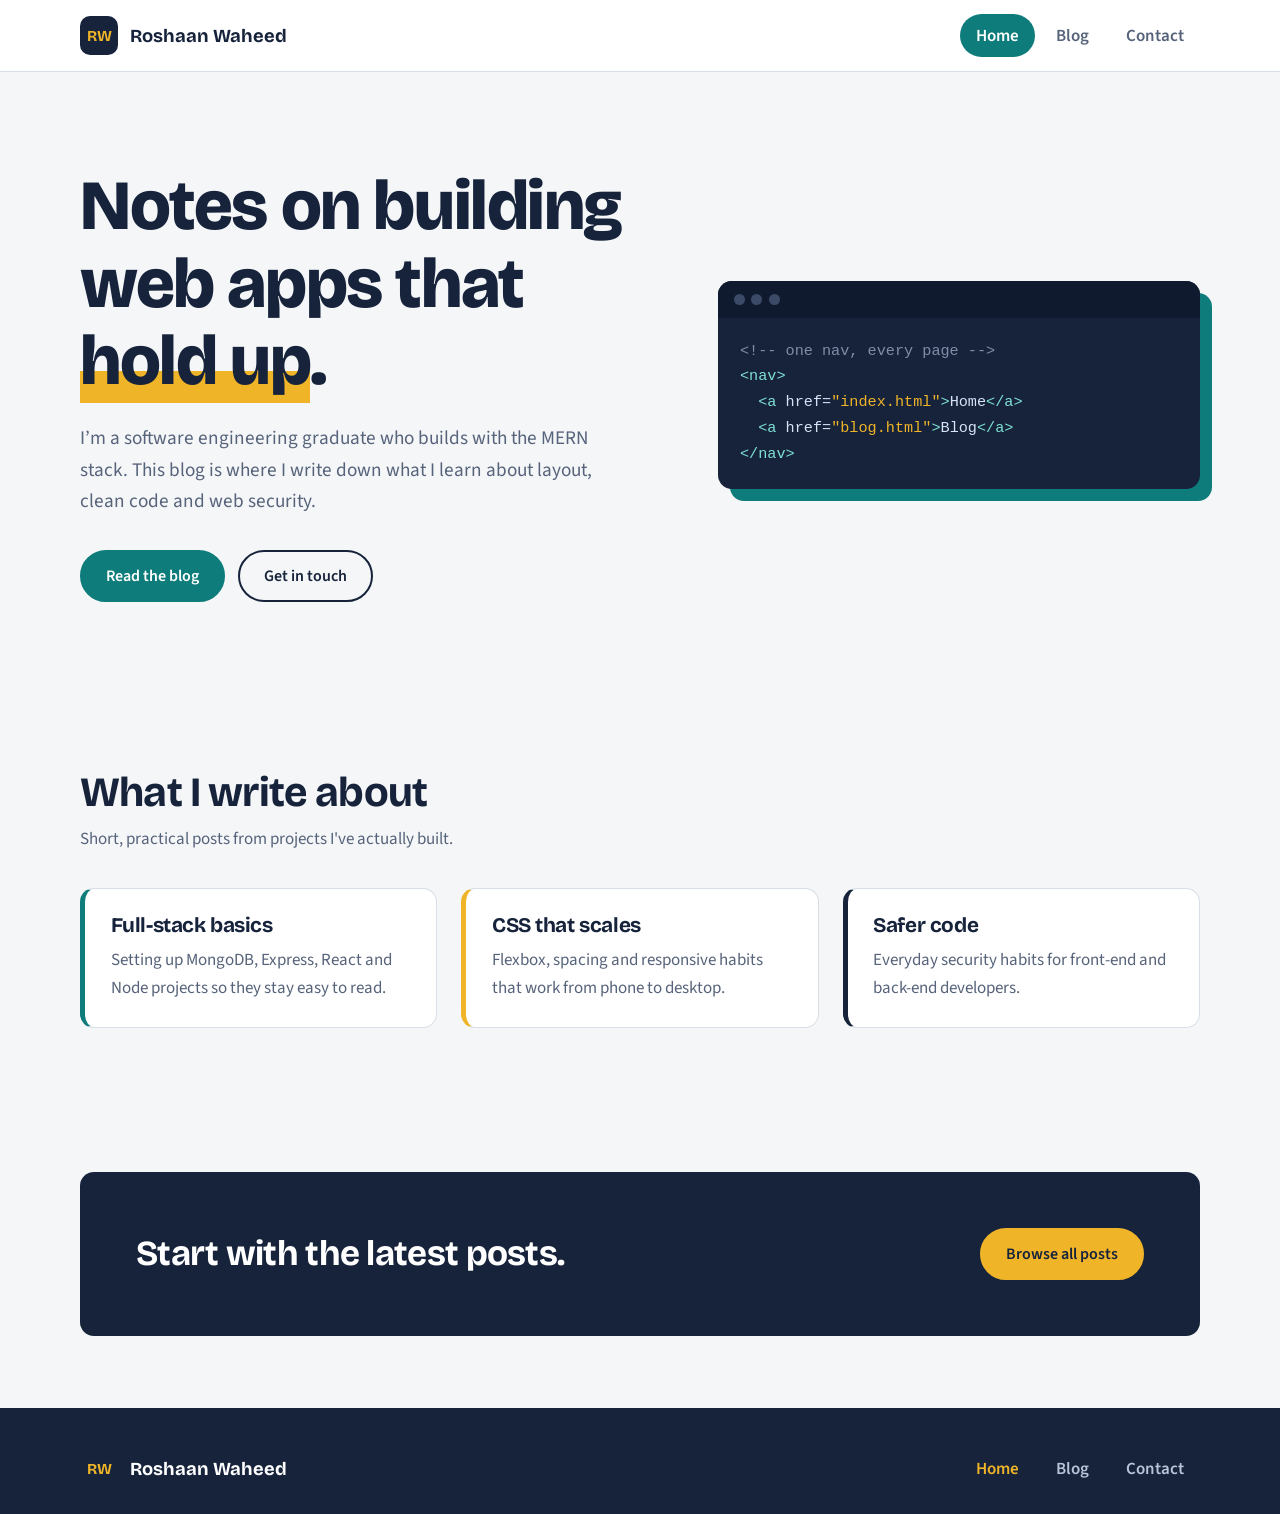
<file: index.html>
<!DOCTYPE html>
<html lang="en">
<head>
<meta charset="UTF-8">
<meta name="viewport" content="width=device-width, initial-scale=1">
<link rel="icon" href="favicon.png" type="image/png">
<title>Home | Roshaan Waheed</title>
<meta name="description" content="A developer blog about MERN, CSS and safer web apps.">
<link rel="preconnect" href="https://fonts.googleapis.com"><link rel="preconnect" href="https://fonts.gstatic.com" crossorigin><link href="https://fonts.googleapis.com/css2?family=Bricolage+Grotesque:wght@600;700;800&family=Source+Sans+3:wght@400;600&display=swap" rel="stylesheet">
<link rel="stylesheet" href="css/style.css">
</head>
<body>
<header class="site-header"><div class="wrap bar">
<a class="brand" href="index.html"><span class="mark">RW</span>Roshaan Waheed</a>
<nav aria-label="Main"><a href="index.html" class="active" aria-current="page">Home</a><a href="blog.html">Blog</a><a href="contact.html">Contact</a></nav>
</div></header>
<main>
<section class="hero"><div class="wrap">
<div>
<h1>Notes on building web apps that <span>hold up</span>.</h1>
<p>I’m a software engineering graduate who builds with the MERN stack. This blog is where I write down what I learn about layout, clean code and web security.</p>
<div class="actions"><a class="btn primary" href="blog.html">Read the blog</a><a class="btn" href="contact.html">Get in touch</a></div>
</div>
<div class="code" aria-hidden="true"><div class="dots"><i></i><i></i><i></i></div>
<pre><span class="c">&lt;!-- one nav, every page --&gt;</span>
<span class="k">&lt;nav&gt;</span>
  <span class="k">&lt;a</span> href=<span class="s">"index.html"</span><span class="k">&gt;</span>Home<span class="k">&lt;/a&gt;</span>
  <span class="k">&lt;a</span> href=<span class="s">"blog.html"</span><span class="k">&gt;</span>Blog<span class="k">&lt;/a&gt;</span>
<span class="k">&lt;/nav&gt;</span></pre></div>
</div></section>
<section class="section"><div class="wrap">
<h2>What I write about</h2>
<p class="lead">Short, practical posts from projects I've actually built.</p>
<div class="topics">
<div class="topic"><h3>Full-stack basics</h3><p>Setting up MongoDB, Express, React and Node projects so they stay easy to read.</p></div>
<div class="topic"><h3>CSS that scales</h3><p>Flexbox, spacing and responsive habits that work from phone to desktop.</p></div>
<div class="topic"><h3>Safer code</h3><p>Everyday security habits for front-end and back-end developers.</p></div>
</div></div></section>
<section class="section"><div class="wrap"><div class="cta">
<h2>Start with the latest posts.</h2><a class="btn" href="blog.html">Browse all posts</a>
</div></div></section>
</main>
<footer class="site-footer"><div class="wrap">
<div class="foot"><a class="brand" href="index.html"><span class="mark">RW</span>Roshaan Waheed</a><nav aria-label="Footer"><a href="index.html" class="active" aria-current="page">Home</a><a href="blog.html">Blog</a><a href="contact.html">Contact</a></nav></div>
</div></footer>
</body>
</html>
</file>
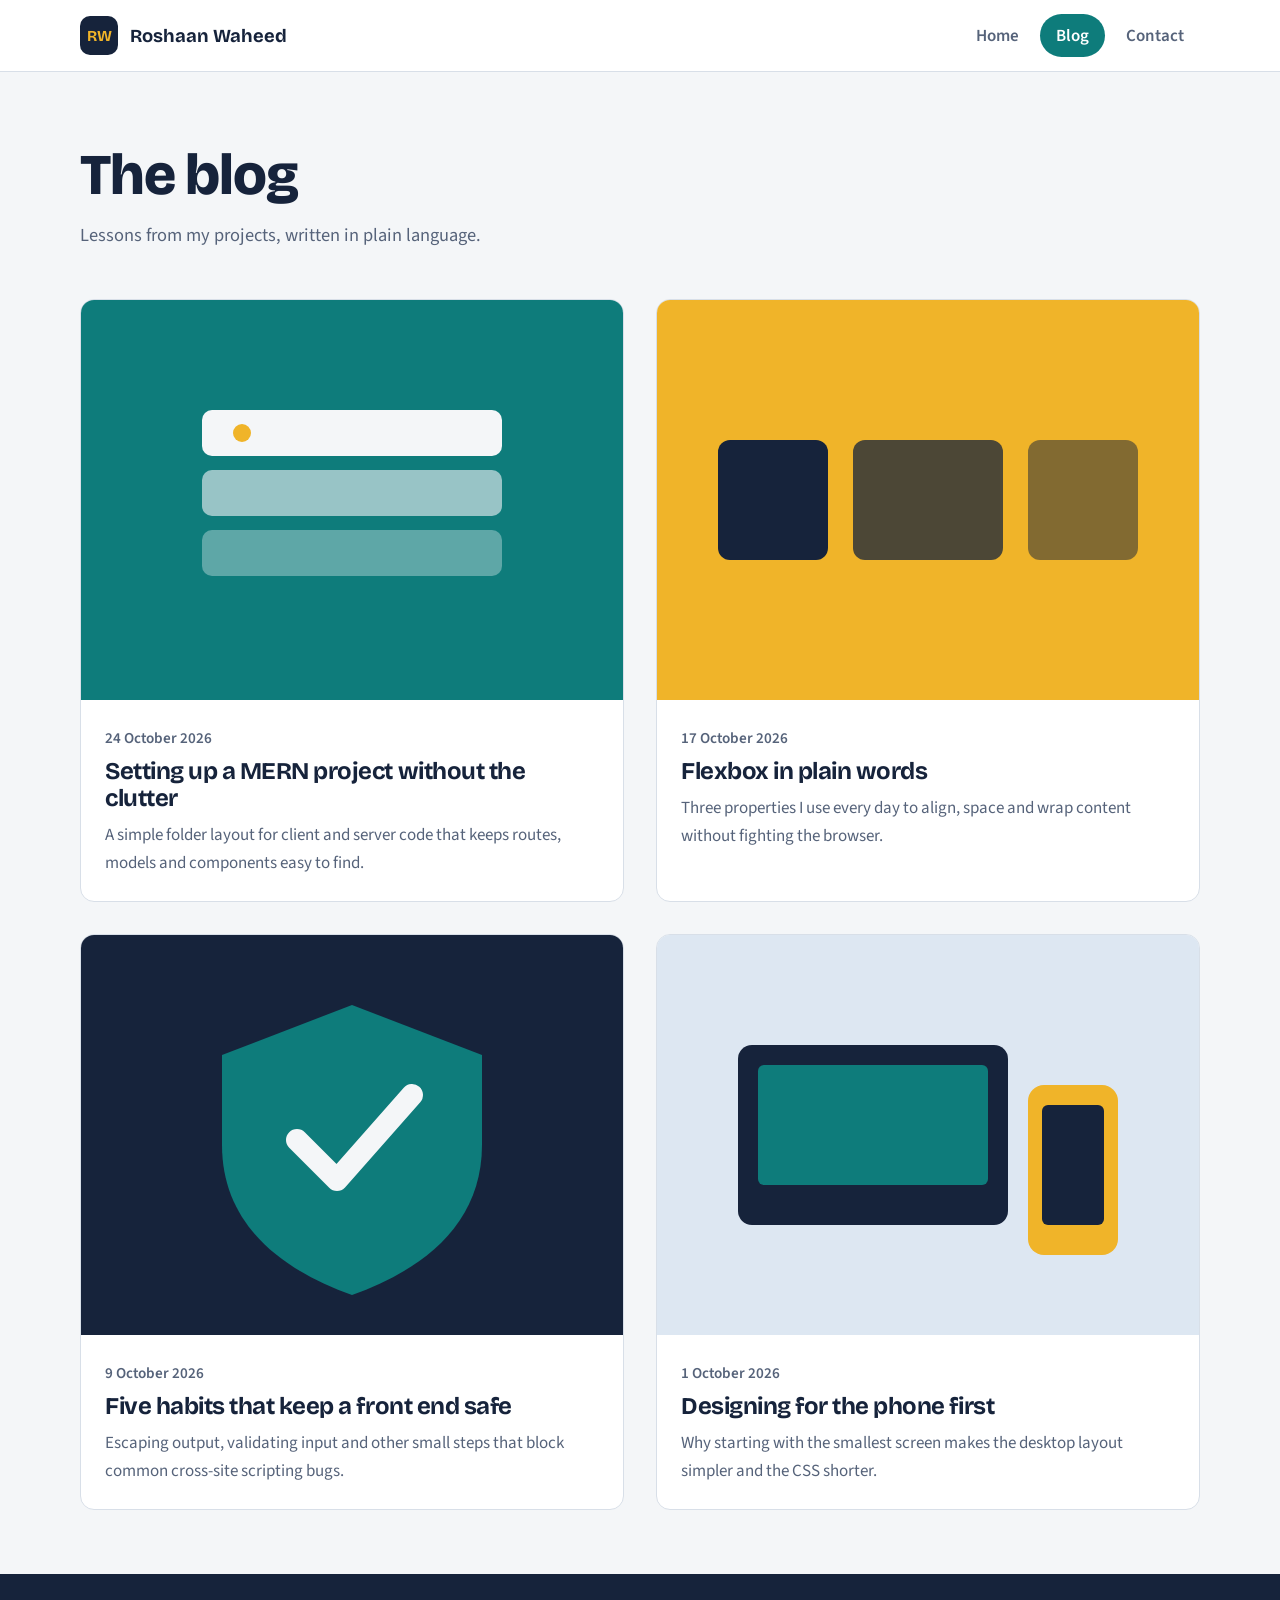
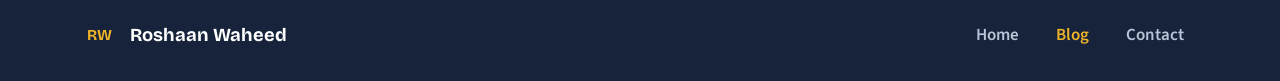
<file: blog.html>
<!DOCTYPE html>
<html lang="en">
<head>
<meta charset="UTF-8">
<meta name="viewport" content="width=device-width, initial-scale=1">
<link rel="icon" href="favicon.png" type="image/png">
<title>Blog | Roshaan Waheed</title>
<meta name="description" content="Posts on MERN development, CSS and web security.">
<link rel="preconnect" href="https://fonts.googleapis.com"><link rel="preconnect" href="https://fonts.gstatic.com" crossorigin><link href="https://fonts.googleapis.com/css2?family=Bricolage+Grotesque:wght@600;700;800&family=Source+Sans+3:wght@400;600&display=swap" rel="stylesheet">
<link rel="stylesheet" href="css/style.css">
</head>
<body>
<header class="site-header"><div class="wrap bar">
<a class="brand" href="index.html"><span class="mark">RW</span>Roshaan Waheed</a>
<nav aria-label="Main"><a href="index.html">Home</a><a href="blog.html" class="active" aria-current="page">Blog</a><a href="contact.html">Contact</a></nav>
</div></header>
<main>
<section class="page-head"><div class="wrap"><h1>The blog</h1><p>Lessons from my projects, written in plain language.</p></div></section>
<section><div class="wrap posts"><article class="post"><img src="images/post-1.svg" alt="Stacked layers illustration" width="600" height="400" loading="lazy"><div><time datetime="24 October 2026">24 October 2026</time><h2>Setting up a MERN project without the clutter</h2><p>A simple folder layout for client and server code that keeps routes, models and components easy to find.</p></div></article><article class="post"><img src="images/post-2.svg" alt="Flexible boxes illustration" width="600" height="400" loading="lazy"><div><time datetime="17 October 2026">17 October 2026</time><h2>Flexbox in plain words</h2><p>Three properties I use every day to align, space and wrap content without fighting the browser.</p></div></article><article class="post"><img src="images/post-3.svg" alt="Shield illustration" width="600" height="400" loading="lazy"><div><time datetime="9 October 2026">9 October 2026</time><h2>Five habits that keep a front end safe</h2><p>Escaping output, validating input and other small steps that block common cross-site scripting bugs.</p></div></article><article class="post"><img src="images/post-4.svg" alt="Phone and desktop screens illustration" width="600" height="400" loading="lazy"><div><time datetime="1 October 2026">1 October 2026</time><h2>Designing for the phone first</h2><p>Why starting with the smallest screen makes the desktop layout simpler and the CSS shorter.</p></div></article></div></section>
</main>
<footer class="site-footer"><div class="wrap">
<div class="foot"><a class="brand" href="index.html"><span class="mark">RW</span>Roshaan Waheed</a><nav aria-label="Footer"><a href="index.html">Home</a><a href="blog.html" class="active" aria-current="page">Blog</a><a href="contact.html">Contact</a></nav></div>
</div></footer>
</body>
</html>
</file>
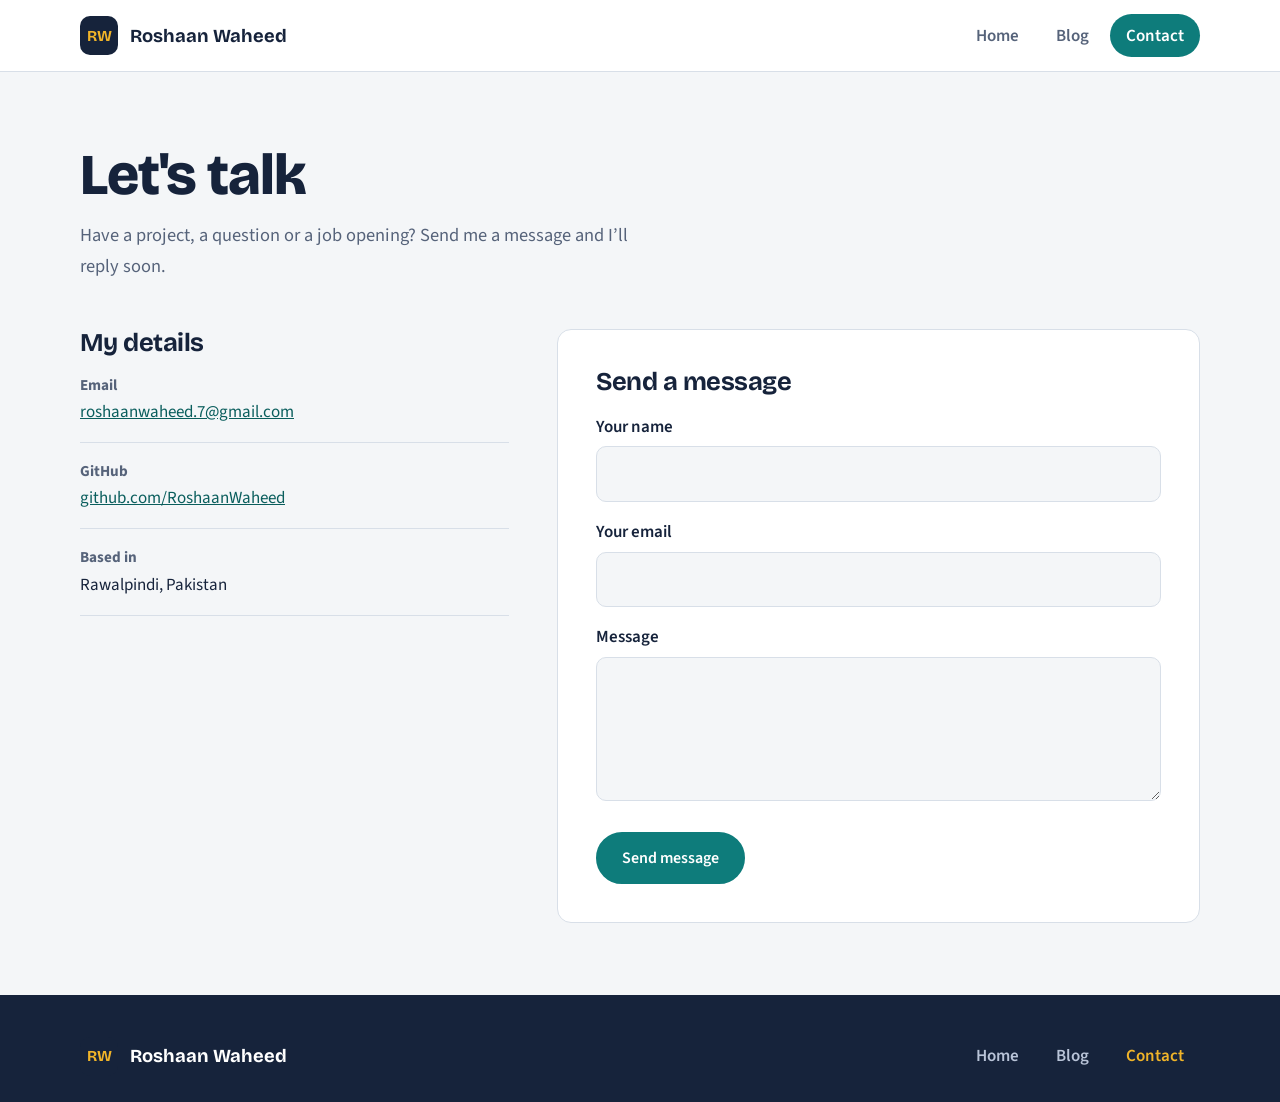
<file: contact.html>
<!DOCTYPE html>
<html lang="en">
<head>
<meta charset="UTF-8">
<meta name="viewport" content="width=device-width, initial-scale=1">
<link rel="icon" href="favicon.png" type="image/png">
<title>Contact | Roshaan Waheed</title>
<meta name="description" content="Contact Roshaan Waheed.">
<link rel="preconnect" href="https://fonts.googleapis.com"><link rel="preconnect" href="https://fonts.gstatic.com" crossorigin><link href="https://fonts.googleapis.com/css2?family=Bricolage+Grotesque:wght@600;700;800&family=Source+Sans+3:wght@400;600&display=swap" rel="stylesheet">
<link rel="stylesheet" href="css/style.css">
</head>
<body>
<header class="site-header"><div class="wrap bar">
<a class="brand" href="index.html"><span class="mark">RW</span>Roshaan Waheed</a>
<nav aria-label="Main"><a href="index.html">Home</a><a href="blog.html">Blog</a><a href="contact.html" class="active" aria-current="page">Contact</a></nav>
</div></header>
<main>
<section class="page-head"><div class="wrap"><h1>Let's talk</h1><p>Have a project, a question or a job opening? Send me a message and I’ll reply soon.</p></div></section>
<section><div class="wrap contact">
<div class="details"><h2>My details</h2><ul>
<li><strong>Email</strong><a href="mailto:roshaanwaheed.7@gmail.com">roshaanwaheed.7@gmail.com</a></li>
<li><strong>GitHub</strong><a href="https://github.com/RoshaanWaheed">github.com/RoshaanWaheed</a></li>
<li><strong>Based in</strong>Rawalpindi, Pakistan</li></ul></div>
<div class="form-box"><h2>Send a message</h2>
<form action="mailto:roshaanwaheed.7@gmail.com" method="post" enctype="text/plain">
<label for="name">Your name</label><input id="name" name="name" type="text" autocomplete="name" required>
<label for="email">Your email</label><input id="email" name="email" type="email" autocomplete="email" required>
<label for="msg">Message</label><textarea id="msg" name="message" required></textarea>
<button class="btn primary" type="submit">Send message</button>
</form></div>
</div></section>
</main>
<footer class="site-footer"><div class="wrap">
<div class="foot"><a class="brand" href="index.html"><span class="mark">RW</span>Roshaan Waheed</a><nav aria-label="Footer"><a href="index.html">Home</a><a href="blog.html">Blog</a><a href="contact.html" class="active" aria-current="page">Contact</a></nav></div>
</div></footer>
</body>
</html>
</file>
<file: css/style.css>
:root{--paper:#F4F6F8;--card:#fff;--ink:#16233B;--muted:#56637A;--line:#D8DFE8;--teal:#0E7C7B;--teal-d:#0A5E5D;--amber:#F0B429;--r:14px}
*{box-sizing:border-box;margin:0}
html{scroll-behavior:smooth}
body{font-family:"Source Sans 3",system-ui,sans-serif;font-size:1.0625rem;line-height:1.65;color:var(--ink);background:var(--paper);min-height:100vh;display:flex;flex-direction:column}
main{flex:1}
img{max-width:100%;display:block}
a{color:var(--teal-d)}
h1,h2,h3{font-family:"Bricolage Grotesque",system-ui,sans-serif;line-height:1.1;letter-spacing:-.02em}
:focus-visible{outline:3px solid var(--amber);outline-offset:3px;border-radius:4px}
.wrap{width:min(1120px,100% - 2.5rem);margin-inline:auto}

.site-header{background:var(--card);border-bottom:1px solid var(--line);position:sticky;top:0;z-index:10}
.bar{display:flex;align-items:center;justify-content:space-between;gap:1rem;flex-wrap:wrap;padding:.9rem 0}
.brand{display:flex;align-items:center;gap:.7rem;font:700 1.15rem "Bricolage Grotesque",sans-serif;color:var(--ink);text-decoration:none}
.mark{display:grid;place-items:center;width:2.4rem;height:2.4rem;border-radius:10px;background:var(--ink);color:var(--amber);font-size:.95rem}
nav{display:flex;gap:.3rem}
nav a{padding:.45rem 1rem;border-radius:999px;color:var(--muted);text-decoration:none;font-weight:600;transition:background .2s,color .2s}
nav a:hover{background:var(--paper);color:var(--ink)}
nav a.active{background:var(--teal);color:#fff}

.btn{display:inline-block;padding:.8rem 1.5rem;border-radius:999px;border:2px solid var(--ink);font:600 1rem "Source Sans 3",sans-serif;text-decoration:none;color:var(--ink);background:transparent;cursor:pointer;transition:transform .15s,background .2s}
.btn:hover{transform:translateY(-2px)}
.btn.primary{background:var(--teal);border-color:var(--teal);color:#fff}
.btn.primary:hover{background:var(--teal-d);border-color:var(--teal-d)}

.hero{padding:clamp(3rem,8vw,6rem) 0}
.hero .wrap{display:grid;grid-template-columns:1.1fr .9fr;gap:3rem;align-items:center}
.hero h1{font-size:clamp(2.4rem,6vw,4.4rem);font-weight:800}
.hero h1 span{background:linear-gradient(transparent 62%,var(--amber) 62%)}
.hero p{margin:1.4rem 0 2rem;max-width:34rem;color:var(--muted);font-size:1.2rem}
.actions{display:flex;gap:.8rem;flex-wrap:wrap}
.code{background:var(--ink);border-radius:var(--r);box-shadow:12px 12px 0 var(--teal);overflow:hidden}
.code .dots{display:flex;gap:.4rem;padding:.8rem 1rem;background:#0f1a2e}
.code .dots i{width:.7rem;height:.7rem;border-radius:50%;background:#3b4a66}
.code pre{padding:1.3rem 1.4rem;color:#d7e3f5;font:.95rem/1.7 ui-monospace,Menlo,Consolas,monospace;overflow-x:auto}
.k{color:#7fe0d4}.s{color:var(--amber)}.c{color:#7f8da8}

.section{padding:clamp(2.5rem,6vw,4.5rem) 0}
.section h2{font-size:clamp(1.8rem,4vw,2.6rem);margin-bottom:.6rem}
.lead{color:var(--muted);max-width:38rem;margin-bottom:2.2rem}
.topics{display:grid;grid-template-columns:repeat(auto-fit,minmax(240px,1fr));gap:1.5rem}
.topic{padding:1.6rem;background:var(--card);border:1px solid var(--line);border-left:5px solid var(--teal);border-radius:var(--r)}
.topic:nth-child(2){border-left-color:var(--amber)}
.topic:nth-child(3){border-left-color:var(--ink)}
.topic h3{font-size:1.3rem;margin-bottom:.5rem}
.topic p{color:var(--muted)}
.cta{background:var(--ink);color:#fff;border-radius:var(--r);padding:clamp(2rem,5vw,3.5rem);display:flex;justify-content:space-between;align-items:center;gap:1.5rem;flex-wrap:wrap}
.cta h2{margin:0;font-size:clamp(1.5rem,3.5vw,2.2rem)}
.cta .btn{border-color:var(--amber);background:var(--amber);color:var(--ink)}

.page-head{padding:clamp(2.5rem,6vw,4.5rem) 0 1rem}
.page-head h1{font-size:clamp(2.2rem,5vw,3.6rem);font-weight:800}
.page-head p{color:var(--muted);max-width:36rem;margin-top:.8rem;font-size:1.15rem}
.posts{display:grid;grid-template-columns:repeat(2,1fr);gap:2rem;padding:2rem 0 4rem}
.post{background:var(--card);border:1px solid var(--line);border-radius:var(--r);overflow:hidden;display:flex;flex-direction:column;transition:transform .2s,box-shadow .2s}
.post:hover{transform:translateY(-4px);box-shadow:0 14px 30px rgba(22,35,59,.12)}
.post img{width:100%;aspect-ratio:3/2;object-fit:cover}
.post div{padding:1.5rem}
.post time{font-size:.95rem;color:var(--muted);font-weight:600}
.post h2{font-size:1.5rem;margin:.4rem 0 .6rem}
.post p{color:var(--muted)}

.contact{display:grid;grid-template-columns:.8fr 1.2fr;gap:3rem;padding:2rem 0 4.5rem}
.details h2,.form-box h2{font-size:1.6rem;margin-bottom:1rem}
.details ul{list-style:none;padding:0;display:grid;gap:1rem}
.details li{padding-bottom:1rem;border-bottom:1px solid var(--line)}
.details strong{display:block;font-size:.95rem;color:var(--muted)}
.form-box{background:var(--card);border:1px solid var(--line);border-radius:var(--r);padding:clamp(1.5rem,4vw,2.4rem)}
label{display:block;font-weight:600;margin:1rem 0 .35rem}
input,textarea{width:100%;padding:.8rem 1rem;border:1.5px solid var(--line);border-radius:10px;font:inherit;color:var(--ink);background:var(--paper);transition:border-color .2s,background .2s}
input:focus,textarea:focus{outline:none;border-color:var(--teal);background:#fff;box-shadow:0 0 0 4px rgba(14,124,123,.15)}
textarea{min-height:9rem;resize:vertical}
.form-box .btn{margin-top:1.4rem}

.site-footer{background:var(--ink);color:#b9c4d8;padding:2.5rem 0 1.5rem;margin-top:auto}
.foot{display:flex;justify-content:space-between;gap:1.5rem;flex-wrap:wrap}
.site-footer .brand{color:#fff}
.site-footer nav a{color:#b9c4d8}
.site-footer nav a:hover{background:transparent;color:var(--amber)}
.site-footer nav a.active{background:transparent;color:var(--amber)}
.legal{margin-top:1.5rem;padding-top:1.2rem;border-top:1px solid #2c3b57;font-size:.92rem}

@media (max-width:820px){
 .hero .wrap,.contact{grid-template-columns:1fr}
 .posts{grid-template-columns:1fr}
 .code{box-shadow:8px 8px 0 var(--teal)}
}
@media (max-width:480px){
 nav a{padding:.4rem .75rem}
 .bar{justify-content:center}
}
@media (prefers-reduced-motion:reduce){*{transition:none!important;scroll-behavior:auto!important}}
</file>
